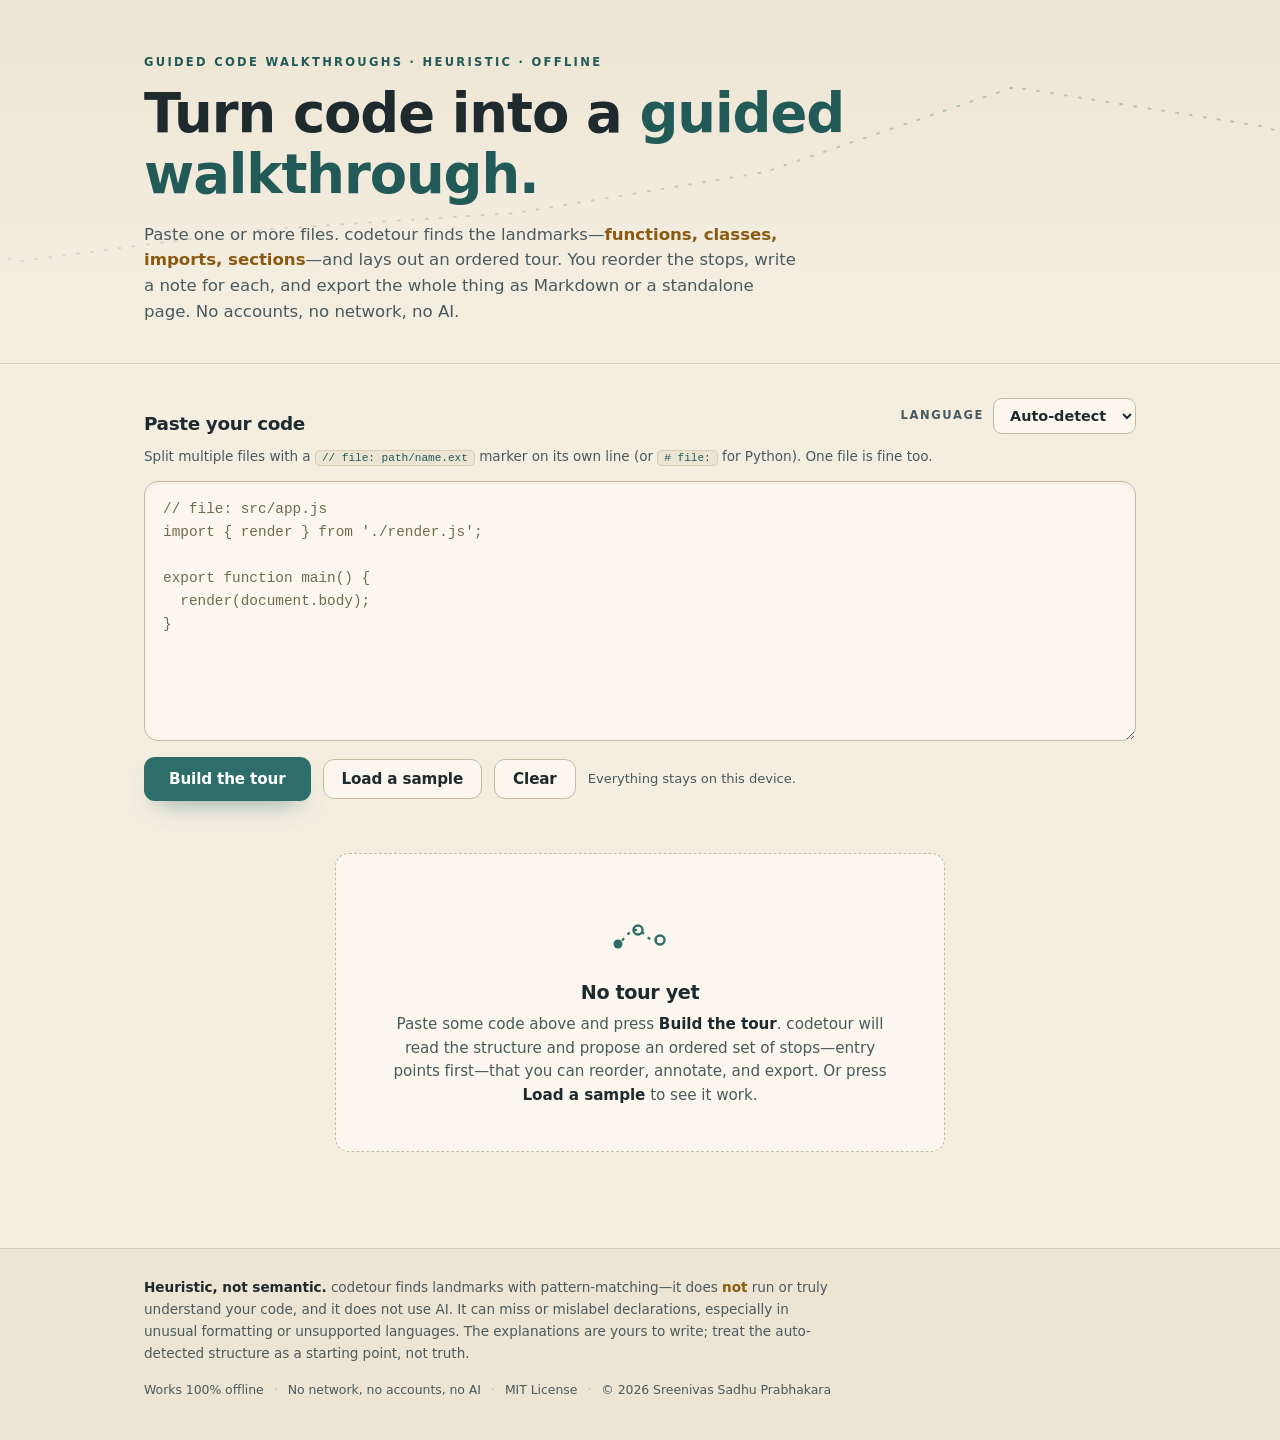
<file: index.html>
<!doctype html>
<html lang="en">
<head>
  <meta charset="utf-8">
  <meta name="viewport" content="width=device-width, initial-scale=1">
  <meta http-equiv="Content-Security-Policy" content="default-src 'self'; connect-src 'none'; img-src 'self' data:; base-uri 'none'; form-action 'none'; frame-ancestors 'none'; object-src 'none'">
  <title>codetour — turn code into a guided walkthrough</title>
  <meta name="description" content="Paste your code and get a guided, annotated walkthrough of the codebase. codetour finds the landmarks — functions, classes, imports — and scaffolds a tour you narrate and export. Private, offline, no AI.">
  <meta name="color-scheme" content="light dark">
  <link rel="canonical" href="https://sreenivas-sadhu-prabhakara.github.io/codetour/">
  <meta name="robots" content="index, follow, max-image-preview:large">
  <meta name="author" content="Sreenivas Sadhu Prabhakara">
  <meta name="keywords" content="code walkthrough, explain codebase, code tour, onboarding docs, code annotation, guided code reading, static code parser, code documentation tool, JavaScript Python Go parser, code review notes">
  <meta name="theme-color" content="#123033" media="(prefers-color-scheme: dark)">
  <meta name="theme-color" content="#F4EEE1" media="(prefers-color-scheme: light)">

  <!-- Open Graph -->
  <meta property="og:type" content="website">
  <meta property="og:site_name" content="codetour">
  <meta property="og:title" content="codetour — turn code into a guided walkthrough">
  <meta property="og:description" content="Paste your code and get a guided, annotated walkthrough. codetour finds the landmarks and scaffolds a tour you narrate and export as Markdown or HTML. Private, offline, no AI.">
  <meta property="og:url" content="https://sreenivas-sadhu-prabhakara.github.io/codetour/">
  <meta property="og:locale" content="en_US">
  <meta property="og:image" content="https://sreenivas-sadhu-prabhakara.github.io/codetour/og-image.png">
  <meta property="og:image:width" content="1200">
  <meta property="og:image:height" content="630">
  <meta property="og:image:alt" content="codetour — turn code into a guided walkthrough">

  <!-- Twitter -->
  <meta name="twitter:card" content="summary_large_image">
  <meta name="twitter:title" content="codetour — turn code into a guided walkthrough">
  <meta name="twitter:description" content="Paste your code and get a guided, annotated walkthrough you narrate and export. Private, offline, no AI.">
  <meta name="twitter:image" content="https://sreenivas-sadhu-prabhakara.github.io/codetour/og-image.png">
  <meta name="twitter:image:alt" content="codetour — turn code into a guided walkthrough">

  <link rel="stylesheet" href="styles.css">
  <link rel="icon" href="favicon.svg" type="image/svg+xml">
  <link rel="apple-touch-icon" href="apple-touch-icon.png">
  <link rel="manifest" href="manifest.webmanifest">

  <!-- Structured data (data block; not affected by script-src) -->
  <script type="application/ld+json">
  {
    "@context": "https://schema.org",
    "@type": "WebApplication",
    "name": "codetour",
    "description": "A client-side tool that parses pasted source code with heuristics to find its landmarks — functions, classes, methods, imports and top-level sections — and scaffolds an ordered, annotated walkthrough you narrate and export as Markdown or a standalone HTML document. Private, offline, no AI.",
    "url": "https://sreenivas-sadhu-prabhakara.github.io/codetour/",
    "applicationCategory": "DeveloperApplication",
    "operatingSystem": "Any (modern web browser)",
    "browserRequirements": "Requires a modern web browser with JavaScript enabled.",
    "isAccessibleForFree": true,
    "offers": { "@type": "Offer", "price": "0", "priceCurrency": "USD" },
    "license": "https://opensource.org/licenses/MIT",
    "author": { "@type": "Person", "name": "Sreenivas Sadhu Prabhakara" },
    "softwareVersion": "0.1.0",
    "featureList": [
      "Heuristic structure parsing for JavaScript, TypeScript, Python and Go",
      "Multi-file input split on // file: markers",
      "Auto-proposed tour stops with anchors, line ranges and code excerpts",
      "Reorder stops and write a note for each",
      "Export the walkthrough as Markdown or a standalone HTML document",
      "Runs 100% offline in your browser"
    ]
  }
  </script>
  <script type="application/ld+json">
  {
    "@context": "https://schema.org",
    "@type": "FAQPage",
    "mainEntity": [
      {
        "@type": "Question",
        "name": "Does codetour use AI to understand my code?",
        "acceptedAnswer": {
          "@type": "Answer",
          "text": "No. codetour uses plain heuristic parsing — regular expressions and tokenisation — to find structural landmarks like functions, classes, methods and imports. It locates the landmarks and scaffolds the tour; you write the explanations. It does not run, execute, or semantically understand your code."
        }
      },
      {
        "@type": "Question",
        "name": "Which languages does codetour support?",
        "acceptedAnswer": {
          "@type": "Answer",
          "text": "It detects structure for JavaScript, TypeScript, Python and Go. Any other language is treated gracefully as plain text: it still splits into sections on headings and blank-line breaks so you can build a tour, just without language-specific landmarks."
        }
      },
      {
        "@type": "Question",
        "name": "Is my code uploaded anywhere?",
        "acceptedAnswer": {
          "@type": "Answer",
          "text": "No. codetour runs entirely in your browser and a strict Content-Security-Policy blocks every network request. Your code and notes are parsed locally and saved only to your own device's local storage. Nothing is ever transmitted."
        }
      }
    ]
  }
  </script>
</head>
<body>
  <a class="skip-link" href="#workbench">Skip to the tour</a>

  <!-- ============ HERO ============ -->
  <header class="hero" id="top">
    <div class="hero__route" aria-hidden="true">
      <svg class="route" viewBox="0 0 1440 300" preserveAspectRatio="xMidYMid slice" role="presentation">
        <path class="route__line" d=""></path>
        <g class="route__stops"></g>
      </svg>
    </div>

    <div class="hero__inner">
      <p class="eyebrow">Guided code walkthroughs &middot; heuristic &middot; offline</p>
      <h1 class="hero__title">Turn code into a <span class="hero__accent">guided walkthrough.</span></h1>
      <p class="hero__lede">
        Paste one or more files. codetour finds the landmarks&mdash;<em>functions, classes, imports,
        sections</em>&mdash;and lays out an ordered tour. You reorder the stops, write a note for each,
        and export the whole thing as Markdown or a standalone page. No accounts, no network, no AI.
      </p>
    </div>
  </header>

  <main id="workbench">
    <!-- ============ INPUT PANEL ============ -->
    <section class="input" aria-labelledby="inputHeading">
      <div class="input__inner">
        <div class="input__head">
          <h2 class="input__heading" id="inputHeading">Paste your code</h2>
          <div class="input__lang">
            <label for="langSelect">Language</label>
            <select id="langSelect" name="lang">
              <option value="auto" selected>Auto-detect</option>
              <option value="js">JavaScript</option>
              <option value="ts">TypeScript</option>
              <option value="py">Python</option>
              <option value="go">Go</option>
              <option value="plain">Plain text</option>
            </select>
          </div>
        </div>

        <p class="input__hint">
          Split multiple files with a <code>// file: path/name.ext</code> marker on its own line
          (or <code># file:</code> for Python). One file is fine too.
        </p>

        <label class="sr-only" for="codeInput">Source code to build a tour from</label>
        <textarea id="codeInput" class="code-input" spellcheck="false" autocapitalize="off"
          autocorrect="off" wrap="off" placeholder="// file: src/app.js
import { render } from './render.js';

export function main() {
  render(document.body);
}
"></textarea>

        <div class="input__actions">
          <button type="button" class="btn btn--primary" id="buildBtn">Build the tour</button>
          <button type="button" class="btn btn--ghost" id="sampleBtn">Load a sample</button>
          <button type="button" class="btn btn--ghost" id="clearBtn">Clear</button>
          <span class="input__note" id="inputNote">Everything stays on this device.</span>
        </div>
      </div>
    </section>

    <!-- ============ TOUR TOOLBAR ============ -->
    <section class="toolbar" id="toolbar" hidden aria-label="Tour controls">
      <div class="toolbar__inner">
        <div class="toolbar__meta">
          <span class="toolbar__count" id="stopCount">0 stops</span>
          <span class="toolbar__dot" aria-hidden="true">&middot;</span>
          <span class="toolbar__langs" id="langSummary"></span>
        </div>
        <div class="toolbar__field">
          <label class="sr-only" for="tourTitle">Walkthrough title</label>
          <input type="text" id="tourTitle" class="toolbar__title" placeholder="Name this walkthrough…" maxlength="120">
        </div>
        <div class="toolbar__actions">
          <button type="button" class="btn btn--ghost" id="exportMdBtn">Export Markdown</button>
          <button type="button" class="btn btn--ghost" id="exportHtmlBtn">Export HTML</button>
        </div>
      </div>
    </section>

    <!-- ============ THE TOUR ============ -->
    <section class="tour" id="tour" aria-label="Walkthrough stops"></section>

    <!-- ============ EMPTY / HELP ============ -->
    <section class="empty" id="empty" aria-live="polite">
      <div class="empty__card">
        <svg class="empty__mark" viewBox="0 0 64 64" aria-hidden="true">
          <path d="M8 46c8-2 12-14 20-14s12 12 20 10" fill="none" stroke="currentColor" stroke-width="2.4" stroke-linecap="round" stroke-dasharray="1 7"/>
          <circle cx="10" cy="46" r="4.5" fill="currentColor"/>
          <circle cx="30" cy="32" r="4.5" fill="none" stroke="currentColor" stroke-width="2.4"/>
          <circle cx="52" cy="42" r="4.5" fill="none" stroke="currentColor" stroke-width="2.4"/>
        </svg>
        <h2 class="empty__title">No tour yet</h2>
        <p class="empty__body">
          Paste some code above and press <strong>Build the tour</strong>. codetour will read the
          structure and propose an ordered set of stops&mdash;entry points first&mdash;that you can
          reorder, annotate, and export. Or press <strong>Load a sample</strong> to see it work.
        </p>
      </div>
    </section>
  </main>

  <!-- ============ FOOTER ============ -->
  <footer class="foot">
    <div class="foot__inner">
      <p class="foot__disclaimer">
        <strong>Heuristic, not semantic.</strong> codetour finds landmarks with pattern-matching&mdash;it
        does <em>not</em> run or truly understand your code, and it does not use AI. It can miss or
        mislabel declarations, especially in unusual formatting or unsupported languages. The
        explanations are yours to write; treat the auto-detected structure as a starting point, not truth.
      </p>
      <p class="foot__meta">
        <span>Works 100% offline</span><span class="foot__dot">&middot;</span>
        <span>No network, no accounts, no AI</span><span class="foot__dot">&middot;</span>
        <span>MIT&nbsp;License</span><span class="foot__dot">&middot;</span>
        <span>&copy; 2026 Sreenivas&nbsp;Sadhu&nbsp;Prabhakara</span>
      </p>
    </div>
  </footer>

  <script src="app.js" defer></script>
</body>
</html>
</file>
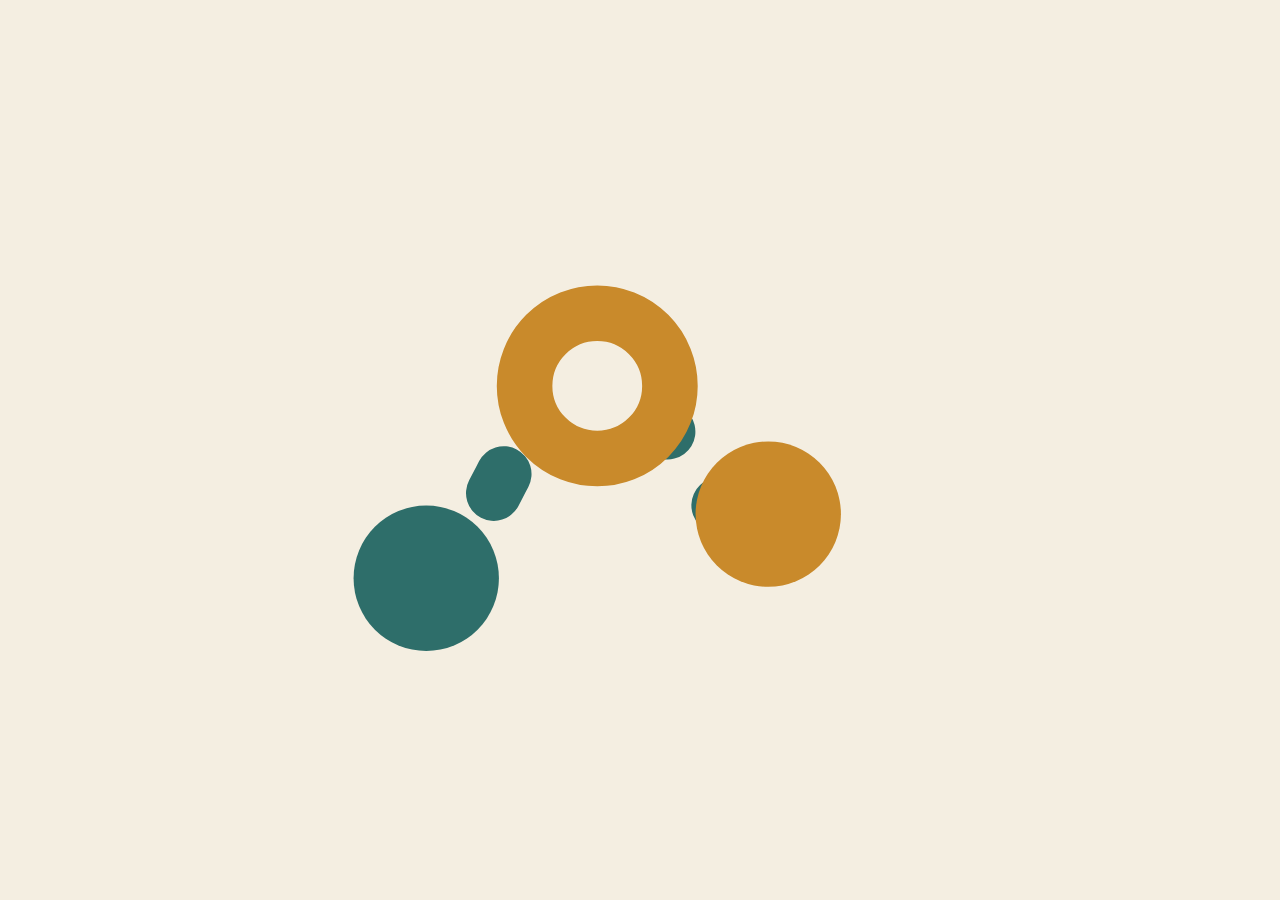
<file: assets/icon.html>
<!doctype html>
<html lang="en">
<head>
<meta charset="utf-8">
<style>
  * { box-sizing: border-box; margin: 0; padding: 0; }
  html, body { width: 100%; height: 100%; overflow: hidden; background: #F4EEE1; }
  body { display: grid; place-items: center; }
  /* 12% safe padding on each side -> mark fills the middle 76vmin */
  .mark { width: 76vmin; height: 76vmin; display: block; }
</style>
</head>
<body>
  <svg class="mark" viewBox="0 0 32 32" aria-hidden="true">
    <path d="M6 22c3-1 4-9 8-9s5 8 8 6" fill="none" stroke="#2E6E6A" stroke-width="2.6" stroke-linecap="round" stroke-dasharray="1 4.2"/>
    <circle cx="6" cy="22" r="3.4" fill="#2E6E6A"/>
    <circle cx="14" cy="13" r="3.4" fill="#F4EEE1" stroke="#C98A2B" stroke-width="2.6"/>
    <circle cx="22" cy="19" r="3.4" fill="#C98A2B"/>
  </svg>
</body>
</html>
</file>
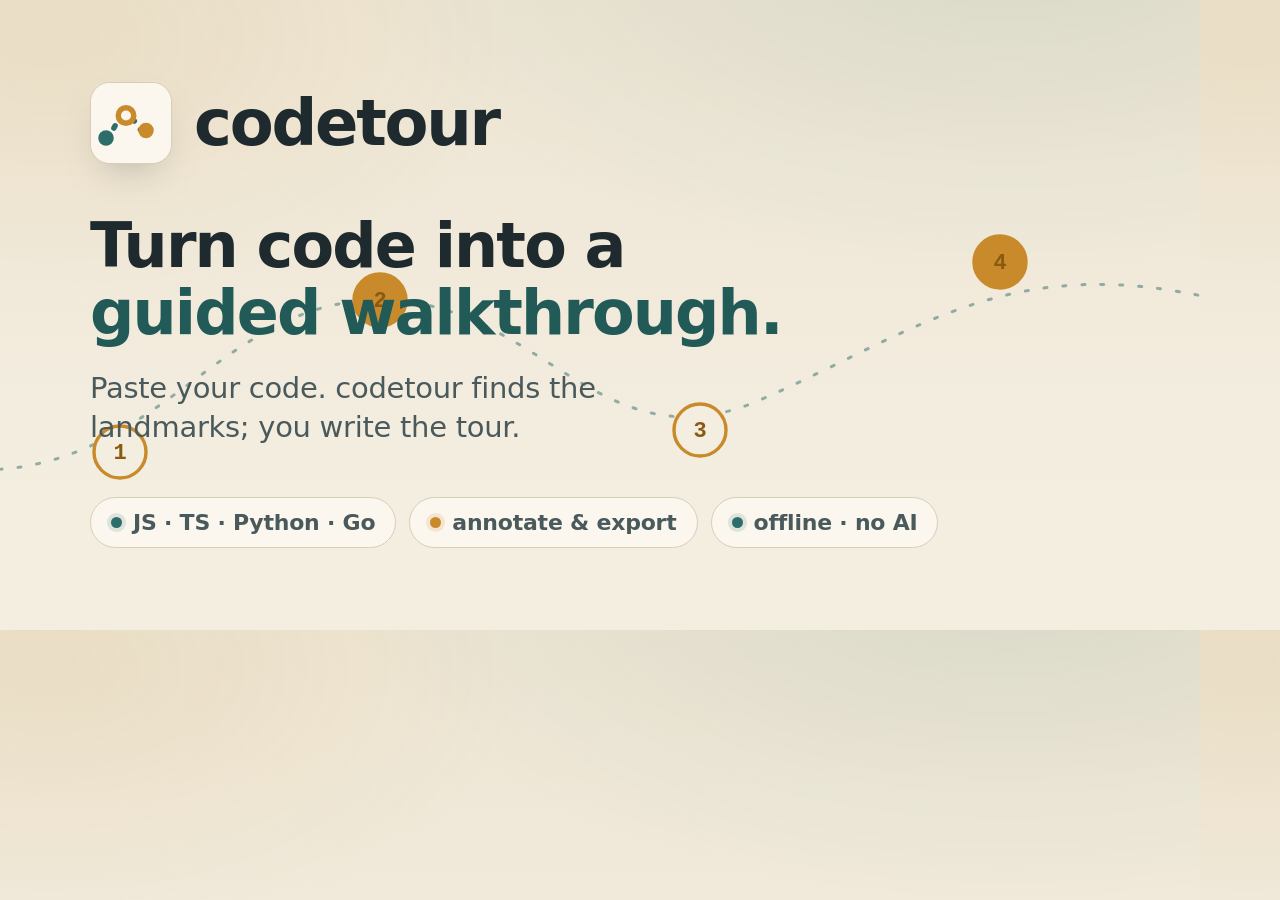
<file: assets/og.html>
<!doctype html>
<html lang="en">
<head>
<meta charset="utf-8">
<style>
  :root {
    --bg:    #F4EEE1;
    --bg2:   #EDE5D3;
    --card:  #FBF7EE;
    --ink:   #1E2A2E;
    --muted: #4A5A5C;
    --line:  #D8CDB6;
    --teal:  #2E6E6A;
    --teal-deep: #215A57;
    --ochre: #C98A2B;
    --ochre-deep: #8A5A12;
    --sans: system-ui, -apple-system, "Segoe UI", Roboto, Helvetica, Arial, sans-serif;
    --mono: ui-monospace, "SF Mono", Menlo, Consolas, "Liberation Mono", monospace;
  }
  * { box-sizing: border-box; margin: 0; padding: 0; }
  html, body { width: 1200px; height: 630px; overflow: hidden; }
  body {
    position: relative;
    background:
      radial-gradient(1100px 560px at 84% -10%, rgba(46,110,106,0.10), transparent 60%),
      radial-gradient(820px 480px at 4% 6%, rgba(201,138,43,0.09), transparent 58%),
      linear-gradient(180deg, #EDE5D3 0%, #F4EEE1 78%);
    font-family: var(--sans);
    color: var(--ink);
    -webkit-font-smoothing: antialiased;
  }

  /* the route: a winding dashed path with numbered waypoints */
  .route { position: absolute; inset: 0; width: 1200px; height: 630px; }
  .route .path {
    fill: none; stroke: var(--teal); stroke-width: 3;
    stroke-linecap: round; stroke-dasharray: 3 16; opacity: 0.5;
  }
  .wp circle { fill: var(--bg); stroke: var(--ochre); stroke-width: 3.4; }
  .wp circle.fill { fill: var(--ochre); }
  .wp text {
    fill: var(--ochre-deep); font-family: var(--mono);
    font-size: 22px; font-weight: 700; text-anchor: middle; dominant-baseline: central;
  }

  .frame {
    position: absolute; inset: 0;
    padding: 82px 90px;
    display: flex; flex-direction: column; justify-content: space-between;
  }

  .brand { display: flex; align-items: center; gap: 22px; }
  .mark {
    width: 82px; height: 82px; border-radius: 20px;
    background: var(--card); border: 1px solid var(--line);
    box-shadow: 0 16px 40px -22px rgba(30,42,46,0.5);
  }
  .wordmark {
    font-size: 64px; font-weight: 800; letter-spacing: -0.035em;
    line-height: 1; color: var(--ink);
  }

  .headline { max-width: 940px; }
  .headline h1 {
    font-size: 62px; font-weight: 800; letter-spacing: -0.03em;
    line-height: 1.08; color: var(--ink);
  }
  .headline .accent { color: var(--teal-deep); }
  .headline p {
    margin-top: 22px;
    font-size: 29px; font-weight: 500; letter-spacing: -0.01em;
    color: var(--muted); line-height: 1.35; max-width: 32ch;
  }

  .chips { display: flex; align-items: center; gap: 13px; }
  .chip {
    display: inline-flex; align-items: center; gap: 11px;
    padding: 12px 20px;
    border: 1px solid var(--line);
    border-radius: 999px;
    background: var(--card);
    font-size: 22px; font-weight: 600; letter-spacing: -0.01em;
    color: var(--muted);
  }
  .chip .dot { width: 11px; height: 11px; border-radius: 50%; }
  .chip .dot--teal { background: var(--teal); box-shadow: 0 0 0 4px rgba(46,110,106,0.14); }
  .chip .dot--ochre { background: var(--ochre); box-shadow: 0 0 0 4px rgba(201,138,43,0.16); }
</style>
</head>
<body>
  <svg class="route" viewBox="0 0 1200 630" preserveAspectRatio="none" aria-hidden="true">
    <path class="path" d="M-20 470 C 160 470, 220 300, 380 300 S 600 470, 760 400 S 1010 250, 1220 300"/>
    <g class="wp">
      <circle cx="120" cy="452" r="26"/><text x="120" y="453">1</text>
    </g>
    <g class="wp">
      <circle class="fill" cx="380" cy="300" r="26"/><text x="380" y="301" fill="#1E2A2E">2</text>
    </g>
    <g class="wp">
      <circle cx="700" cy="430" r="26"/><text x="700" y="431">3</text>
    </g>
    <g class="wp">
      <circle class="fill" cx="1000" cy="262" r="26"/><text x="1000" y="263" fill="#1E2A2E">4</text>
    </g>
  </svg>

  <div class="frame">
    <div class="brand">
      <svg class="mark" viewBox="0 0 32 32" aria-hidden="true">
        <rect width="32" height="32" rx="7" fill="#FBF7EE"/>
        <path d="M6 22c3-1 4-9 8-9s5 8 8 6" fill="none" stroke="#2E6E6A" stroke-width="2.2" stroke-linecap="round" stroke-dasharray="1 4.2"/>
        <circle cx="6" cy="22" r="3.1" fill="#2E6E6A"/>
        <circle cx="14" cy="13" r="3.1" fill="#FBF7EE" stroke="#C98A2B" stroke-width="2.2"/>
        <circle cx="22" cy="19" r="3.1" fill="#C98A2B"/>
      </svg>
      <span class="wordmark">codetour</span>
    </div>

    <div class="headline">
      <h1>Turn code into a<br><span class="accent">guided walkthrough.</span></h1>
      <p>Paste your code. codetour finds the landmarks; you write the tour.</p>
    </div>

    <div class="chips">
      <span class="chip"><span class="dot dot--teal"></span>JS · TS · Python · Go</span>
      <span class="chip"><span class="dot dot--ochre"></span>annotate &amp; export</span>
      <span class="chip"><span class="dot dot--teal"></span>offline · no AI</span>
    </div>
  </div>
</body>
</html>
</file>
<file: styles.css>
/* ============================================================
   codetour — a guided map. muted teal + ochre on parchment.
   Light-first, with a dark scheme. Cartographic, not templated.
   ============================================================ */

:root {
  color-scheme: light dark;

  /* ---- LIGHT (default) : parchment cartography ---- */
  --bg:        #F4EEE1;   /* parchment */
  --bg2:       #EDE5D3;   /* deeper parchment for wells */
  --card:      #FBF7EE;   /* raised card */
  --ink:       #1E2A2E;   /* primary text */
  --muted:     #4A5A5C;   /* secondary text (6.2:1 on parchment) */
  --line:      #D8CDB6;   /* hairlines on parchment */
  --line2:     #C7BAA0;   /* stronger hairline */

  --teal:      #2E6E6A;   /* route / primary */
  --teal-deep: #215A57;   /* teal text on parchment */
  --teal-pill: #D9E7E4;   /* teal chip bg */
  --teal-pillink:#1C4E4B; /* teal chip text (7.3:1) */

  --ochre:     #C98A2B;   /* waypoint accent */
  --ochre-deep:#8A5A12;   /* ochre text on parchment (5.1:1) */
  --ochre-pill:#F0E2C6;   /* ochre chip bg */
  --ochre-pillink:#6E4A12;/* ochre chip text (6.2:1) */

  --on-teal:   #FFFFFF;   /* text on teal fill (5.9:1) */
  --on-ochre:  #1E2A2E;   /* text on ochre fill */

  --code-bg:   #FBF7EE;
  --code-ink:  #2A3336;
  --code-num:  #746A50;   /* line numbers / placeholder (5.0:1 on code-bg) */

  /* syntax (hand-rolled tokenizer) — light */
  --syn-key:   #215A57;
  --syn-str:   #8A5A12;
  --syn-com:   #5E6E5C;   /* comment (5.1:1 on code-bg) */
  --syn-num:   #9C4A2F;
  --syn-fn:    #2E6E6A;

  --sans: system-ui, -apple-system, "Segoe UI", Roboto, Helvetica, Arial, sans-serif;
  --mono: ui-monospace, "SF Mono", Menlo, Consolas, "Liberation Mono", monospace;

  --radius: 14px;
  --radius-sm: 9px;
  --shadow: 0 14px 34px -22px rgba(30,42,46,0.45);
  --shadow-lg: 0 22px 50px -26px rgba(30,42,46,0.55);
  --wrap: 1080px;
  --ease: cubic-bezier(0.22, 0.61, 0.36, 1);
}

@media (prefers-color-scheme: dark) {
  :root {
    --bg:        #123033;
    --bg2:       #0E282B;
    --card:      #183C3E;
    --ink:       #E9E3D4;
    --muted:     #9DB0AC;
    --line:      #274B4D;
    --line2:     #315B5D;

    --teal:      #5FB5AE;
    --teal-deep: #7FCCC5;
    --teal-pill: #14322E;
    --teal-pillink:#7FCCC5;

    --ochre:     #E0A94A;
    --ochre-deep:#E0A94A;
    --ochre-pill:#2A2418;
    --ochre-pillink:#E0A94A;

    --on-teal:   #0D2426;
    --on-ochre:  #123033;

    --code-bg:   #0E282B;
    --code-ink:  #D2D8CE;
    --code-num:  #869B97;   /* line numbers / placeholder (5.3:1 on code-bg) */

    --syn-key:   #7FCCC5;
    --syn-str:   #E0A94A;
    --syn-com:   #8FA3A0;   /* comment (5.8:1 on code-bg) */
    --syn-num:   #E89B7C;
    --syn-fn:    #8FD3CB;

    --shadow: 0 16px 40px -22px rgba(0,0,0,0.65);
    --shadow-lg: 0 24px 56px -26px rgba(0,0,0,0.72);
  }
}

* { box-sizing: border-box; }
html { -webkit-text-size-adjust: 100%; }

body {
  margin: 0;
  background: var(--bg);
  color: var(--ink);
  font-family: var(--sans);
  font-size: 16px;
  line-height: 1.55;
  letter-spacing: -0.003em;
  -webkit-font-smoothing: antialiased;
  text-rendering: optimizeLegibility;
}

/* faint contour paper grain */
body::before {
  content: "";
  position: fixed;
  inset: 0;
  z-index: -1;
  pointer-events: none;
  background:
    radial-gradient(1100px 560px at 84% -10%, rgba(46,110,106,0.07), transparent 60%),
    radial-gradient(820px 480px at 6% 2%, rgba(201,138,43,0.06), transparent 58%);
}

h1, h2, h3 { margin: 0; font-weight: 700; letter-spacing: -0.02em; line-height: 1.12; }
p { margin: 0; }
em { font-style: normal; color: var(--ink); font-weight: 600; }
code { font-family: var(--mono); }

.sr-only {
  position: absolute; width: 1px; height: 1px;
  padding: 0; margin: -1px; overflow: hidden;
  clip: rect(0,0,0,0); white-space: nowrap; border: 0;
}

.skip-link {
  position: absolute; left: 12px; top: -60px;
  background: var(--teal); color: var(--on-teal);
  padding: 10px 16px; border-radius: 10px; font-weight: 700;
  z-index: 60; transition: top 0.18s var(--ease); text-decoration: none;
}
.skip-link:focus { top: 12px; }

a:focus-visible,
button:focus-visible,
input:focus-visible,
select:focus-visible,
textarea:focus-visible {
  outline: 3px solid var(--ochre);
  outline-offset: 2px;
  border-radius: 6px;
}

.eyebrow {
  font-size: 0.72rem;
  text-transform: uppercase;
  letter-spacing: 0.2em;
  color: var(--teal-deep);
  font-weight: 700;
}

/* ============================================================
   HERO + route signature
   ============================================================ */
.hero {
  position: relative;
  overflow: hidden;
  border-bottom: 1px solid var(--line);
  background: linear-gradient(180deg, var(--bg2) 0%, var(--bg) 78%);
}
.hero__route {
  position: absolute; inset: 0;
  z-index: 0;
  opacity: 0.55;
  mask-image: linear-gradient(180deg, #000 0%, #000 40%, transparent 96%);
  -webkit-mask-image: linear-gradient(180deg, #000 0%, #000 40%, transparent 96%);
}
.route { width: 100%; height: 100%; display: block; }
.route__line {
  fill: none;
  stroke: var(--teal);
  stroke-width: 2;
  stroke-linecap: round;
  stroke-dasharray: 2 12;
  opacity: 0.55;
  vector-effect: non-scaling-stroke;
}
.route__stops circle { fill: var(--bg); stroke: var(--ochre); stroke-width: 2.4; }
.route__stops circle.is-fill { fill: var(--ochre); }
.route__stops text {
  fill: var(--ochre-deep);
  font-family: var(--mono);
  font-size: 12px;
  font-weight: 700;
  text-anchor: middle;
  dominant-baseline: central;
}

.hero__inner {
  position: relative;
  z-index: 1;
  max-width: var(--wrap);
  margin: 0 auto;
  padding: clamp(30px, 4.5vw, 54px) clamp(20px, 5vw, 44px) clamp(28px, 3vw, 40px);
}
.hero__title {
  font-size: clamp(2.05rem, 5.4vw, 3.4rem);
  margin: 12px 0 0;
  max-width: 20ch;
}
.hero__accent { color: var(--teal-deep); }
.hero__lede {
  margin-top: 16px;
  max-width: 62ch;
  color: var(--muted);
  font-size: clamp(0.98rem, 1.3vw, 1.1rem);
}
.hero__lede em { color: var(--ochre-deep); }

/* ============================================================
   INPUT PANEL
   ============================================================ */
.input__inner {
  max-width: var(--wrap);
  margin: 0 auto;
  padding: clamp(22px, 3.4vw, 34px) clamp(20px, 5vw, 44px) 4px;
}
.input__head {
  display: flex; align-items: flex-end; justify-content: space-between;
  gap: 16px; flex-wrap: wrap;
}
.input__heading { font-size: 1.15rem; letter-spacing: -0.02em; }
.input__lang { display: inline-flex; align-items: center; gap: 9px; }
.input__lang label {
  font-size: 0.72rem; text-transform: uppercase; letter-spacing: 0.14em;
  font-weight: 700; color: var(--muted);
}
#langSelect {
  font-family: var(--sans); font-size: 0.9rem; font-weight: 600;
  color: var(--ink);
  background: var(--card);
  border: 1px solid var(--line2);
  border-radius: var(--radius-sm);
  padding: 8px 12px;
  cursor: pointer;
}

.input__hint {
  margin-top: 12px;
  font-size: 0.85rem; color: var(--muted); line-height: 1.5;
}
.input__hint code {
  font-size: 0.82em;
  background: var(--bg2);
  border: 1px solid var(--line);
  border-radius: 5px;
  padding: 1px 6px;
  color: var(--teal-deep);
}

.code-input {
  margin-top: 14px;
  display: block;
  width: 100%;
  min-height: 260px;
  resize: vertical;
  font-family: var(--mono);
  font-size: 0.9rem;
  line-height: 1.6;
  tab-size: 2;
  color: var(--code-ink);
  background: var(--code-bg);
  border: 1px solid var(--line2);
  border-radius: var(--radius);
  padding: 16px 18px;
  box-shadow: inset 0 2px 10px -8px rgba(30,42,46,0.4);
  white-space: pre;
  overflow: auto;
}
.code-input::placeholder { color: var(--code-num); }
.code-input:hover { border-color: var(--teal); }

.input__actions {
  display: flex; align-items: center; gap: 12px; flex-wrap: wrap;
  margin-top: 16px;
}
.input__note { font-size: 0.82rem; color: var(--muted); }

/* buttons */
.btn {
  font-family: var(--sans);
  font-weight: 700;
  font-size: 0.95rem;
  letter-spacing: -0.01em;
  border-radius: 11px;
  cursor: pointer;
  border: 1px solid transparent;
  padding: 12px 24px;
  transition: transform 0.12s var(--ease), background 0.16s var(--ease),
              box-shadow 0.16s var(--ease), border-color 0.16s var(--ease);
}
.btn:active { transform: translateY(1px); }
.btn--primary {
  background: var(--teal);
  color: var(--on-teal);
  box-shadow: 0 12px 26px -14px rgba(46,110,106,0.75);
}
.btn--primary:hover { background: var(--teal-deep); }
.btn--ghost {
  background: var(--card);
  color: var(--ink);
  border-color: var(--line2);
  padding: 10px 18px;
}
.btn--ghost:hover { border-color: var(--teal); }
.btn--tiny {
  font-size: 0.78rem; padding: 6px 12px; border-radius: 8px;
  background: var(--card); color: var(--muted); border: 1px solid var(--line2);
}
.btn--tiny:hover { color: var(--ink); border-color: var(--teal); }
.btn--tiny[disabled] { opacity: 0.4; cursor: not-allowed; }

/* ============================================================
   TOOLBAR (sticky tour controls)
   ============================================================ */
.toolbar {
  position: sticky;
  top: 0;
  z-index: 30;
  background: color-mix(in srgb, var(--bg) 88%, transparent);
  backdrop-filter: blur(10px);
  -webkit-backdrop-filter: blur(10px);
  border-bottom: 1px solid var(--line);
  margin-top: 20px;
}
.toolbar__inner {
  max-width: var(--wrap);
  margin: 0 auto;
  padding: 12px clamp(20px, 5vw, 44px);
  display: flex; align-items: center; gap: 14px 18px; flex-wrap: wrap;
}
.toolbar__meta {
  display: inline-flex; align-items: center; gap: 8px;
  font-size: 0.8rem; color: var(--muted); font-weight: 600;
  white-space: nowrap;
}
.toolbar__count { color: var(--ochre-deep); font-family: var(--mono); }
.toolbar__dot { color: var(--line2); }
.toolbar__field { flex: 1 1 220px; min-width: 180px; }
.toolbar__title {
  width: 100%;
  font-family: var(--sans); font-size: 1rem; font-weight: 700;
  color: var(--ink);
  background: var(--card);
  border: 1px solid var(--line2);
  border-radius: var(--radius-sm);
  padding: 9px 13px;
}
.toolbar__title::placeholder { color: var(--muted); font-weight: 500; }
.toolbar__actions { display: flex; gap: 10px; flex-wrap: wrap; }

/* ============================================================
   THE TOUR — waypoints on a route
   ============================================================ */
.tour {
  max-width: var(--wrap);
  margin: 0 auto;
  padding: clamp(20px, 3vw, 30px) clamp(20px, 5vw, 44px) clamp(48px, 7vw, 80px);
}
.tour[hidden] { display: none; }

.stop {
  position: relative;
  display: grid;
  grid-template-columns: 56px 1fr;
  gap: 0 20px;
  padding-bottom: 26px;
}
/* the vertical route line linking waypoints */
.stop::before {
  content: "";
  position: absolute;
  left: 27px; top: 46px; bottom: -4px;
  width: 2px;
  background: repeating-linear-gradient(var(--line2) 0 6px, transparent 6px 14px);
}
.stop:last-child::before { display: none; }

.stop__marker {
  grid-row: 1 / 3;
  width: 56px;
}
.stop__num {
  width: 46px; height: 46px; border-radius: 50%;
  display: grid; place-items: center;
  font-family: var(--mono); font-size: 1.1rem; font-weight: 700;
  font-variant-numeric: tabular-nums;
  background: var(--card);
  color: var(--ochre-deep);
  border: 2.4px solid var(--ochre);
  box-shadow: var(--shadow);
}
.stop.is-entry .stop__num {
  background: var(--ochre);
  color: var(--on-ochre);
}

.stop__body {
  background: var(--card);
  border: 1px solid var(--line);
  border-radius: var(--radius);
  box-shadow: var(--shadow);
  overflow: hidden;
}

.stop__head {
  display: flex; align-items: center; gap: 10px; flex-wrap: wrap;
  padding: 14px 16px;
  border-bottom: 1px solid var(--line);
  background: linear-gradient(180deg, var(--bg2), transparent);
}
.stop__kind {
  font-size: 0.63rem; font-weight: 800;
  text-transform: uppercase; letter-spacing: 0.09em;
  padding: 3px 9px; border-radius: 999px;
  white-space: nowrap;
  color: var(--teal-pillink);
  background: var(--teal-pill);
  border: 1px solid color-mix(in srgb, var(--teal) 40%, transparent);
}
.stop__kind.k-entry {
  color: var(--ochre-pillink);
  background: var(--ochre-pill);
  border-color: color-mix(in srgb, var(--ochre) 50%, transparent);
}
.stop__name {
  font-size: 1.02rem; font-weight: 700; letter-spacing: -0.01em;
  font-family: var(--mono);
  color: var(--ink);
  word-break: break-word;
}
.stop__loc {
  margin-left: auto;
  font-family: var(--mono); font-size: 0.76rem; color: var(--muted);
  background: var(--bg2); border: 1px solid var(--line);
  padding: 3px 9px; border-radius: 999px; white-space: nowrap;
}

.stop__reorder { display: inline-flex; gap: 4px; margin-left: 6px; }
.stop__reorder .btn--tiny { padding: 4px 8px; font-size: 0.9rem; line-height: 1; }

/* code excerpt */
.excerpt {
  margin: 0;
  overflow-x: auto;
  background: var(--code-bg);
  border-bottom: 1px solid var(--line);
}
.excerpt pre { margin: 0; padding: 14px 0; }
.excerpt code { display: block; font-family: var(--mono); font-size: 0.84rem; line-height: 1.62; }
.exline { display: block; padding: 0 16px 0 0; white-space: pre; }
.exline__n {
  display: inline-block;
  width: 3.2em; padding-right: 1em;
  text-align: right;
  color: var(--code-num);
  font-variant-numeric: tabular-nums;
  user-select: none;
}
.exline__t { color: var(--code-ink); }

/* hand-rolled syntax tokens */
.tk-key { color: var(--syn-key); font-weight: 600; }
.tk-str { color: var(--syn-str); }
.tk-com { color: var(--syn-com); font-style: italic; }
.tk-num { color: var(--syn-num); }
.tk-fn  { color: var(--syn-fn); }

/* note editor */
.stop__note {
  padding: 14px 16px 16px;
}
.stop__note label {
  display: block;
  font-size: 0.68rem; text-transform: uppercase; letter-spacing: 0.13em;
  font-weight: 700; color: var(--muted); margin-bottom: 7px;
}
.stop__note textarea {
  width: 100%;
  min-height: 72px;
  resize: vertical;
  font-family: var(--sans); font-size: 0.92rem; line-height: 1.55;
  color: var(--ink);
  background: var(--bg);
  border: 1px solid var(--line2);
  border-radius: var(--radius-sm);
  padding: 10px 12px;
}
.stop__note textarea::placeholder { color: var(--muted); }

/* ============================================================
   EMPTY STATE
   ============================================================ */
.empty {
  max-width: var(--wrap);
  margin: 0 auto;
  padding: clamp(24px, 5vw, 48px) clamp(20px, 5vw, 44px) clamp(60px, 8vw, 96px);
}
.empty[hidden] { display: none; }
.empty__card {
  border: 1px dashed var(--line2);
  border-radius: var(--radius);
  background: var(--card);
  padding: clamp(28px, 5vw, 44px);
  text-align: center;
  max-width: 60ch; margin: 0 auto;
}
.empty__mark { width: 64px; height: 64px; color: var(--teal); margin-bottom: 12px; }
.empty__title { font-size: 1.2rem; }
.empty__body { margin-top: 10px; color: var(--muted); font-size: 0.95rem; }
.empty__body strong { color: var(--ink); }

/* ============================================================
   FOOTER
   ============================================================ */
.foot {
  border-top: 1px solid var(--line);
  background: var(--bg2);
}
.foot__inner {
  max-width: var(--wrap);
  margin: 0 auto;
  padding: 28px clamp(20px, 5vw, 44px) 40px;
}
.foot__disclaimer {
  font-size: 0.85rem; color: var(--muted); max-width: 80ch; line-height: 1.6;
}
.foot__disclaimer strong { color: var(--ink); }
.foot__disclaimer em { color: var(--ochre-deep); font-weight: 600; }
.foot__meta {
  margin-top: 16px;
  display: flex; flex-wrap: wrap; gap: 8px 10px;
  font-size: 0.78rem; color: var(--muted);
}
.foot__dot { color: var(--line2); }

/* ============================================================
   RESPONSIVE
   ============================================================ */
@media (max-width: 640px) {
  .stop { grid-template-columns: 44px 1fr; gap: 0 14px; }
  .stop::before { left: 21px; }
  .stop__marker { width: 44px; }
  .stop__num { width: 38px; height: 38px; font-size: 0.95rem; }
  .stop__loc { margin-left: 0; }
  .input__actions .btn { flex: 1 1 auto; }
}

/* ============================================================
   REDUCED MOTION
   ============================================================ */
@media (prefers-reduced-motion: reduce) {
  * { animation-duration: 0.001ms !important; animation-iteration-count: 1 !important; transition-duration: 0.001ms !important; }
}

/* ============================================================
   PRINT — clean B/W walkthrough
   ============================================================ */
@media print {
  :root { --ink: #000; --muted: #333; --card: #fff; --bg: #fff; --bg2: #fff; }
  body { background: #fff; color: #000; }
  body::before { display: none; }
  .hero__route, .input, .toolbar, .empty, .skip-link, .stop__reorder { display: none !important; }
  .tour { padding: 0; max-width: none; }
  .stop__body { border: 1px solid #000; box-shadow: none; break-inside: avoid; }
  .stop::before { background: #999; }
  .stop__num { border-color: #000; color: #000; background: #fff; box-shadow: none; }
  .stop.is-entry .stop__num { background: #ddd; }
  .excerpt { border-color: #000; background: #fff; }
  .stop__note textarea { border: 1px solid #999; background: #fff; }
  .foot { border-color: #000; background: #fff; }
  @page { margin: 14mm; }
}
</file>
